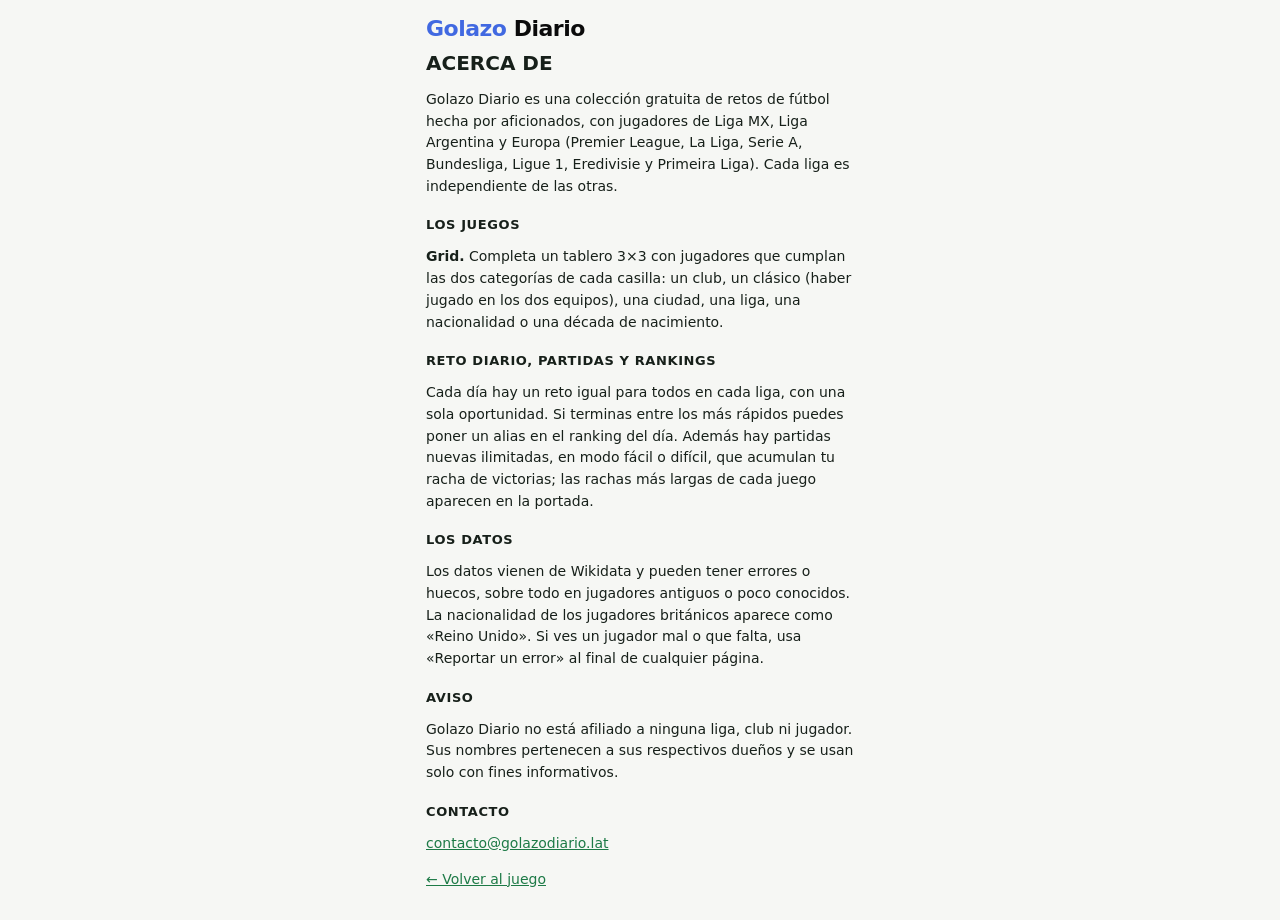
<file: acerca/index.html>
<!DOCTYPE html>
<html lang="es"><head><meta charset="utf-8"><meta name="viewport" content="width=device-width, initial-scale=1, viewport-fit=cover">
<title>Acerca de | Golazo Diario</title><meta name="description" content="Qué es Golazo Diario: retos diarios de fútbol (Grid) con jugadores de Liga MX, Liga Argentina y Europa."><link rel="canonical" href="https://golazodiario.lat/acerca/">
<link rel="icon" type="image/svg+xml" href="../logo.svg"><link rel="apple-touch-icon" href="../apple-touch-icon.png"><meta property="og:image" content="https://golazodiario.lat/og-image.png"><link rel="stylesheet" href="../style.css"><script>try{var t=JSON.parse(localStorage.getItem("fj:theme"));if(t)document.documentElement.dataset.theme=t}catch(e){}</script></head>
<body><main><header class="top"><a class="logo" href="../"><span class="lg1">Golazo</span><span class="lg2"> Diario</span></a></header>
<article class="legal"><h1>ACERCA DE</h1>
<p>Golazo Diario es una colección gratuita de retos de fútbol hecha por aficionados, con jugadores de Liga MX, Liga Argentina y Europa (Premier League, La Liga, Serie A, Bundesliga, Ligue 1, Eredivisie y Primeira Liga). Cada liga es independiente de las otras.</p>
<h2>LOS JUEGOS</h2>
<p><b>Grid.</b> Completa un tablero 3×3 con jugadores que cumplan las dos categorías de cada casilla: un club, un clásico (haber jugado en los dos equipos), una ciudad, una liga, una nacionalidad o una década de nacimiento.</p>
<h2>RETO DIARIO, PARTIDAS Y RANKINGS</h2>
<p>Cada día hay un reto igual para todos en cada liga, con una sola oportunidad. Si terminas entre los más rápidos puedes poner un alias en el ranking del día. Además hay partidas nuevas ilimitadas, en modo fácil o difícil, que acumulan tu racha de victorias; las rachas más largas de cada juego aparecen en la portada.</p>
<h2>LOS DATOS</h2>
<p>Los datos vienen de Wikidata y pueden tener errores o huecos, sobre todo en jugadores antiguos o poco conocidos. La nacionalidad de los jugadores británicos aparece como «Reino Unido». Si ves un jugador mal o que falta, usa «Reportar un error» al final de cualquier página.</p>
<h2>AVISO</h2>
<p>Golazo Diario no está afiliado a ninguna liga, club ni jugador. Sus nombres pertenecen a sus respectivos dueños y se usan solo con fines informativos.</p>
<h2>CONTACTO</h2>
<p><a href="mailto:contacto@golazodiario.lat">contacto@golazodiario.lat</a></p><p><a href="../">← Volver al juego</a></p></article></main></body></html>
</file>
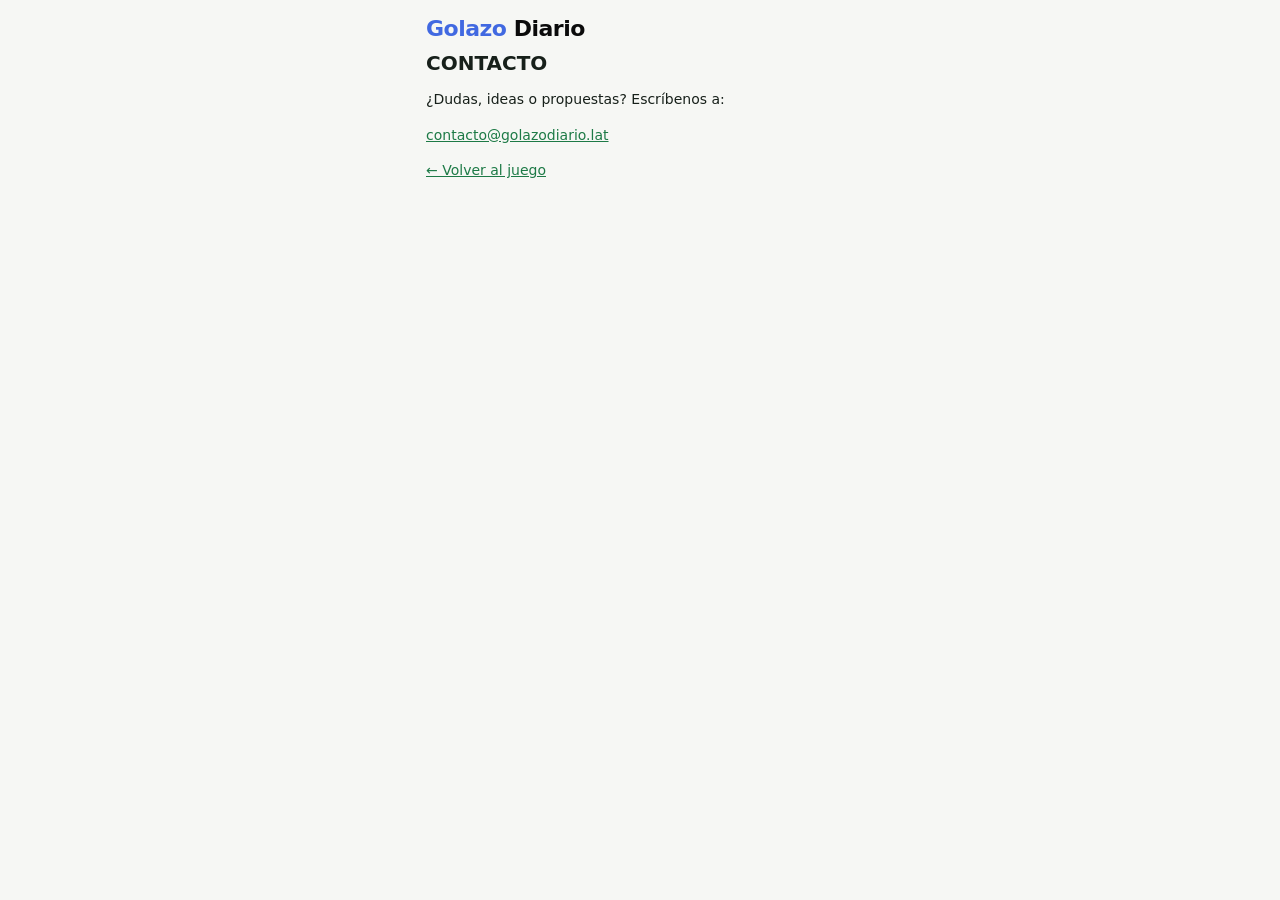
<file: contacto/index.html>
<!DOCTYPE html>
<html lang="es"><head><meta charset="utf-8"><meta name="viewport" content="width=device-width, initial-scale=1, viewport-fit=cover">
<title>Contacto | Golazo Diario</title><meta name="description" content="Escríbenos a Golazo Diario para dudas, ideas o propuestas."><link rel="canonical" href="https://golazodiario.lat/contacto/">
<link rel="icon" type="image/svg+xml" href="../logo.svg"><link rel="apple-touch-icon" href="../apple-touch-icon.png"><meta property="og:image" content="https://golazodiario.lat/og-image.png"><link rel="stylesheet" href="../style.css"><script>try{var t=JSON.parse(localStorage.getItem("fj:theme"));if(t)document.documentElement.dataset.theme=t}catch(e){}</script></head>
<body><main><header class="top"><a class="logo" href="../"><span class="lg1">Golazo</span><span class="lg2"> Diario</span></a></header>
<article class="legal"><h1>CONTACTO</h1><p>¿Dudas, ideas o propuestas? Escríbenos a:</p><p><a href="mailto:contacto@golazodiario.lat">contacto@golazodiario.lat</a></p><p><a href="../">← Volver al juego</a></p></article></main></body></html>
</file>
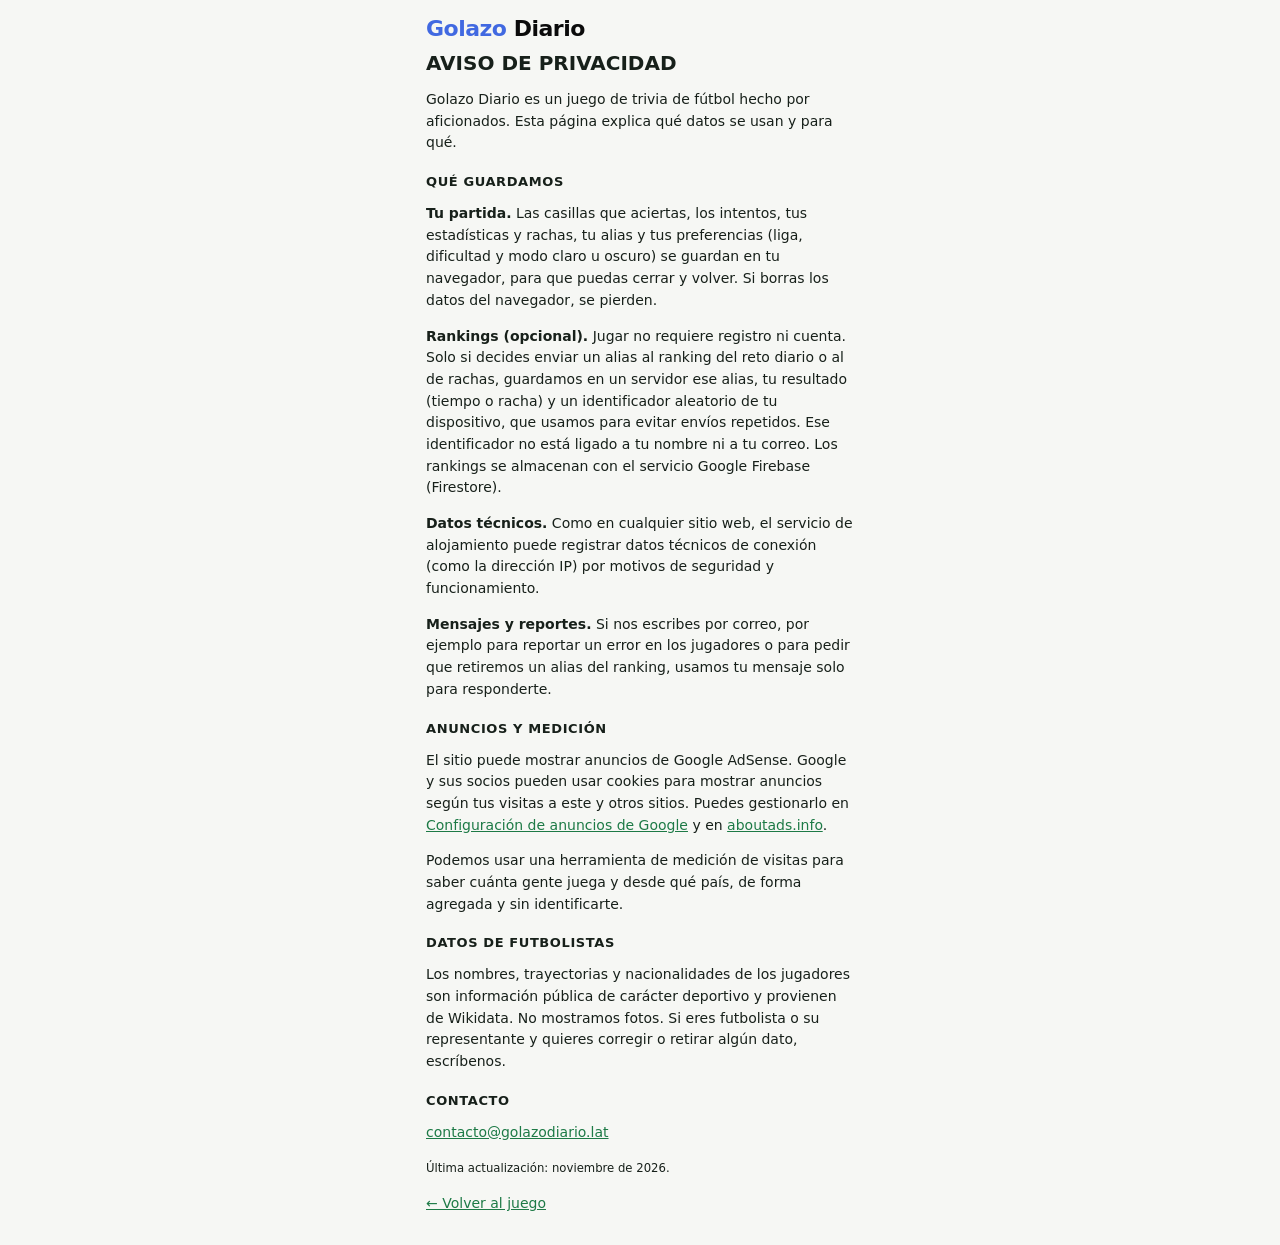
<file: privacidad/index.html>
<!DOCTYPE html>
<html lang="es"><head><meta charset="utf-8"><meta name="viewport" content="width=device-width, initial-scale=1, viewport-fit=cover">
<title>Aviso de privacidad | Golazo Diario</title><meta name="description" content="Qué datos usa Golazo Diario y para qué: partidas y rachas guardadas en tu navegador, rankings con alias opcional, anuncios y medición de visitas."><link rel="canonical" href="https://golazodiario.lat/privacidad/">
<link rel="icon" type="image/svg+xml" href="../logo.svg"><link rel="apple-touch-icon" href="../apple-touch-icon.png"><meta property="og:image" content="https://golazodiario.lat/og-image.png"><link rel="stylesheet" href="../style.css"><script>try{var t=JSON.parse(localStorage.getItem("fj:theme"));if(t)document.documentElement.dataset.theme=t}catch(e){}</script></head>
<body><main><header class="top"><a class="logo" href="../"><span class="lg1">Golazo</span><span class="lg2"> Diario</span></a></header>
<article class="legal"><h1>AVISO DE PRIVACIDAD</h1>
<p>Golazo Diario es un juego de trivia de fútbol hecho por aficionados. Esta página explica qué datos se usan y para qué.</p>
<h2>QUÉ GUARDAMOS</h2>
<p><b>Tu partida.</b> Las casillas que aciertas, los intentos, tus estadísticas y rachas, tu alias y tus preferencias (liga, dificultad y modo claro u oscuro) se guardan en tu navegador, para que puedas cerrar y volver. Si borras los datos del navegador, se pierden.</p>
<p><b>Rankings (opcional).</b> Jugar no requiere registro ni cuenta. Solo si decides enviar un alias al ranking del reto diario o al de rachas, guardamos en un servidor ese alias, tu resultado (tiempo o racha) y un identificador aleatorio de tu dispositivo, que usamos para evitar envíos repetidos. Ese identificador no está ligado a tu nombre ni a tu correo. Los rankings se almacenan con el servicio Google Firebase (Firestore).</p>
<p><b>Datos técnicos.</b> Como en cualquier sitio web, el servicio de alojamiento puede registrar datos técnicos de conexión (como la dirección IP) por motivos de seguridad y funcionamiento.</p>
<p><b>Mensajes y reportes.</b> Si nos escribes por correo, por ejemplo para reportar un error en los jugadores o para pedir que retiremos un alias del ranking, usamos tu mensaje solo para responderte.</p>
<h2>ANUNCIOS Y MEDICIÓN</h2>
<p>El sitio puede mostrar anuncios de Google AdSense. Google y sus socios pueden usar cookies para mostrar anuncios según tus visitas a este y otros sitios. Puedes gestionarlo en <a href="https://adssettings.google.com/" target="_blank" rel="noopener">Configuración de anuncios de Google</a> y en <a href="https://www.aboutads.info/" target="_blank" rel="noopener">aboutads.info</a>.</p>
<p>Podemos usar una herramienta de medición de visitas para saber cuánta gente juega y desde qué país, de forma agregada y sin identificarte.</p>
<h2>DATOS DE FUTBOLISTAS</h2>
<p>Los nombres, trayectorias y nacionalidades de los jugadores son información pública de carácter deportivo y provienen de Wikidata. No mostramos fotos. Si eres futbolista o su representante y quieres corregir o retirar algún dato, escríbenos.</p>
<h2>CONTACTO</h2>
<p><a href="mailto:contacto@golazodiario.lat">contacto@golazodiario.lat</a></p>
<p><small>Última actualización: noviembre de 2026.</small></p><p><a href="../">← Volver al juego</a></p></article></main></body></html>
</file>
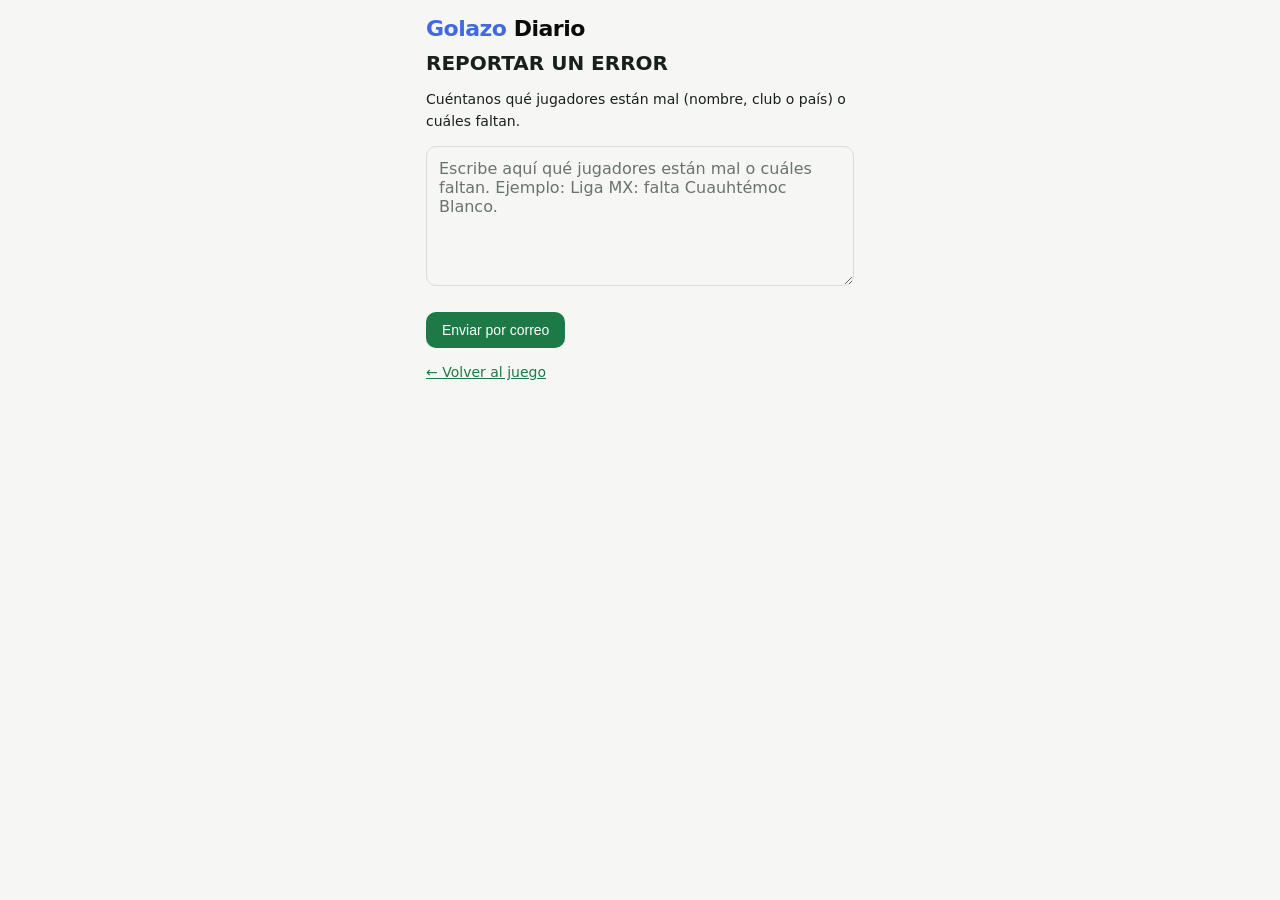
<file: reportar/index.html>
<!DOCTYPE html>
<html lang="es"><head><meta charset="utf-8"><meta name="viewport" content="width=device-width, initial-scale=1, viewport-fit=cover">
<title>Reportar un error | Golazo Diario</title><meta name="description" content="Reporta jugadores que están mal o que faltan en Golazo Diario."><link rel="canonical" href="https://golazodiario.lat/reportar/">
<link rel="icon" type="image/svg+xml" href="../logo.svg"><link rel="apple-touch-icon" href="../apple-touch-icon.png"><meta property="og:image" content="https://golazodiario.lat/og-image.png"><link rel="stylesheet" href="../style.css"><script>try{var t=JSON.parse(localStorage.getItem("fj:theme"));if(t)document.documentElement.dataset.theme=t}catch(e){}</script></head>
<body><main><header class="top"><a class="logo" href="../"><span class="lg1">Golazo</span><span class="lg2"> Diario</span></a></header>
<article class="legal"><h1>REPORTAR UN ERROR</h1><p>Cuéntanos qué jugadores están mal (nombre, club o país) o cuáles faltan.</p>
<textarea id="t" rows="6" placeholder="Escribe aquí qué jugadores están mal o cuáles faltan. Ejemplo: Liga MX: falta Cuauhtémoc Blanco."></textarea>
<p><button class="btn" onclick="var v=document.getElementById('t').value.trim();if(!v){alert('Escribe primero qué está mal o qué falta.');return}location.href='mailto:contacto@golazodiario.lat?subject='+encodeURIComponent('Reporte de datos')+'&body='+encodeURIComponent(v)">Enviar por correo</button></p><p><a href="../">← Volver al juego</a></p></article></main></body></html>
</file>
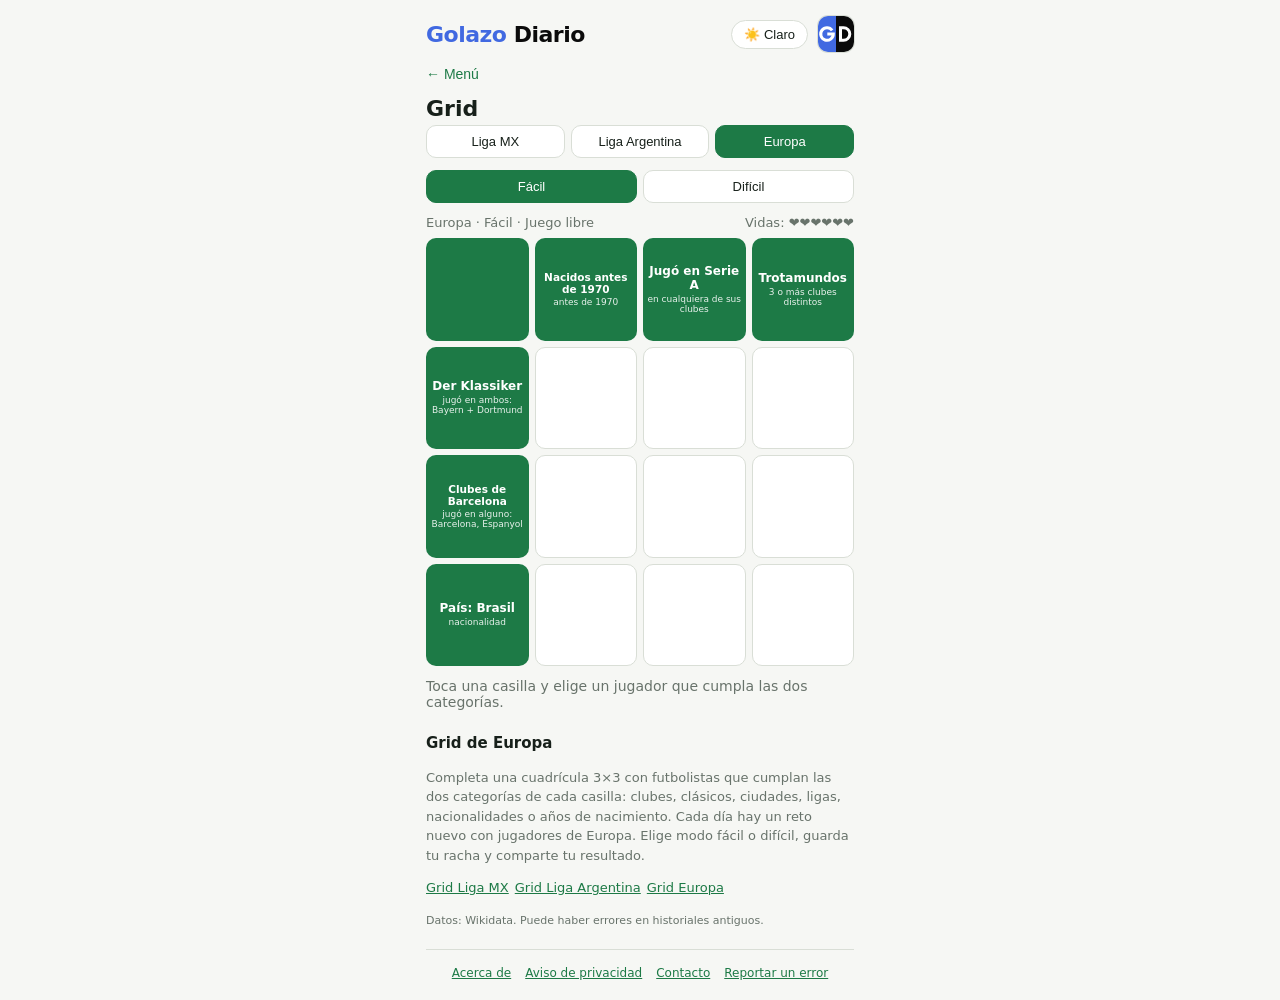
<file: grid/europa/index.html>
<!DOCTYPE html>
<html lang="es"><head><meta charset="utf-8"><meta name="viewport" content="width=device-width, initial-scale=1, viewport-fit=cover">
<title>Grid de Europa – juego de fútbol diario | Golazo Diario</title><meta name="description" content="Completa una cuadrícula 3×3 con futbolistas que cumplan las dos categorías de cada casilla: clubes, clásicos, ciudades, ligas, nacionalidades o años de nacimiento. Reto nuevo cada día de Europa y partidas libres en modo fácil o difícil. Gratis y sin registro."><link rel="canonical" href="https://golazodiario.lat/grid/europa/">
<meta property="og:title" content="Grid de Europa – juego de fútbol diario | Golazo Diario"><meta property="og:description" content="Completa una cuadrícula 3×3 con futbolistas que cumplan las dos categorías de cada casilla: clubes, clásicos, ciudades, ligas, nacionalidades o años de nacimiento. Reto nuevo cada día de Europa y partidas libres en modo fácil o difícil. Gratis y sin registro."><meta property="og:type" content="website"><meta property="og:url" content="https://golazodiario.lat/grid/europa/">
<meta property="og:image" content="https://golazodiario.lat/og-image.png"><meta name="twitter:card" content="summary_large_image"><link rel="icon" type="image/svg+xml" href="../../logo.svg"><link rel="apple-touch-icon" href="../../apple-touch-icon.png">
<link rel="stylesheet" href="../../style.css"></head>
<body data-site="1" data-root="../../" data-game="grid" data-league="europa">
<main>
<section id="home"><h1>Retos diarios de fútbol</h1><p class="sub">El Grid de fútbol con jugadores de Liga MX, Liga Argentina y Europa. Elige tu liga y juega el reto del día.</p><div id="cards"></div></section>
<section id="play" hidden>
<button class="back" id="back">← Menú</button>
<h1 id="ttl"></h1>
<div class="tabs" id="tabs"></div>
<div class="diff" id="diff"></div>
<div class="info"><span id="date"></span><span id="lives"></span></div>
<div id="extra"></div><div id="board"></div>
<div class="box" id="box" hidden><input id="q" placeholder="Escribe un jugador…" autocomplete="off"><div class="sug" id="sug"></div></div>
<div class="msg" id="msg"></div><div id="end"></div>
</section>
<section class="seo"><h2>Grid de Europa</h2><p>Completa una cuadrícula 3×3 con futbolistas que cumplan las dos categorías de cada casilla: clubes, clásicos, ciudades, ligas, nacionalidades o años de nacimiento. Cada día hay un reto nuevo con jugadores de Europa. Elige modo fácil o difícil, guarda tu racha y comparte tu resultado.</p><div class="links"><a href="../../grid/liga-mx/">Grid Liga MX</a><a href="../../grid/liga-argentina/">Grid Liga Argentina</a><a href="../../grid/europa/">Grid Europa</a></div></section>
<div class="note">Datos: Wikidata. Puede haber errores en historiales antiguos.</div>
</main>
<script src="../../data.js"></script><script src="../../cats.js"></script><script src="../../fb-config.js"></script><script src="../../game.js"></script>
</body></html>
</file>
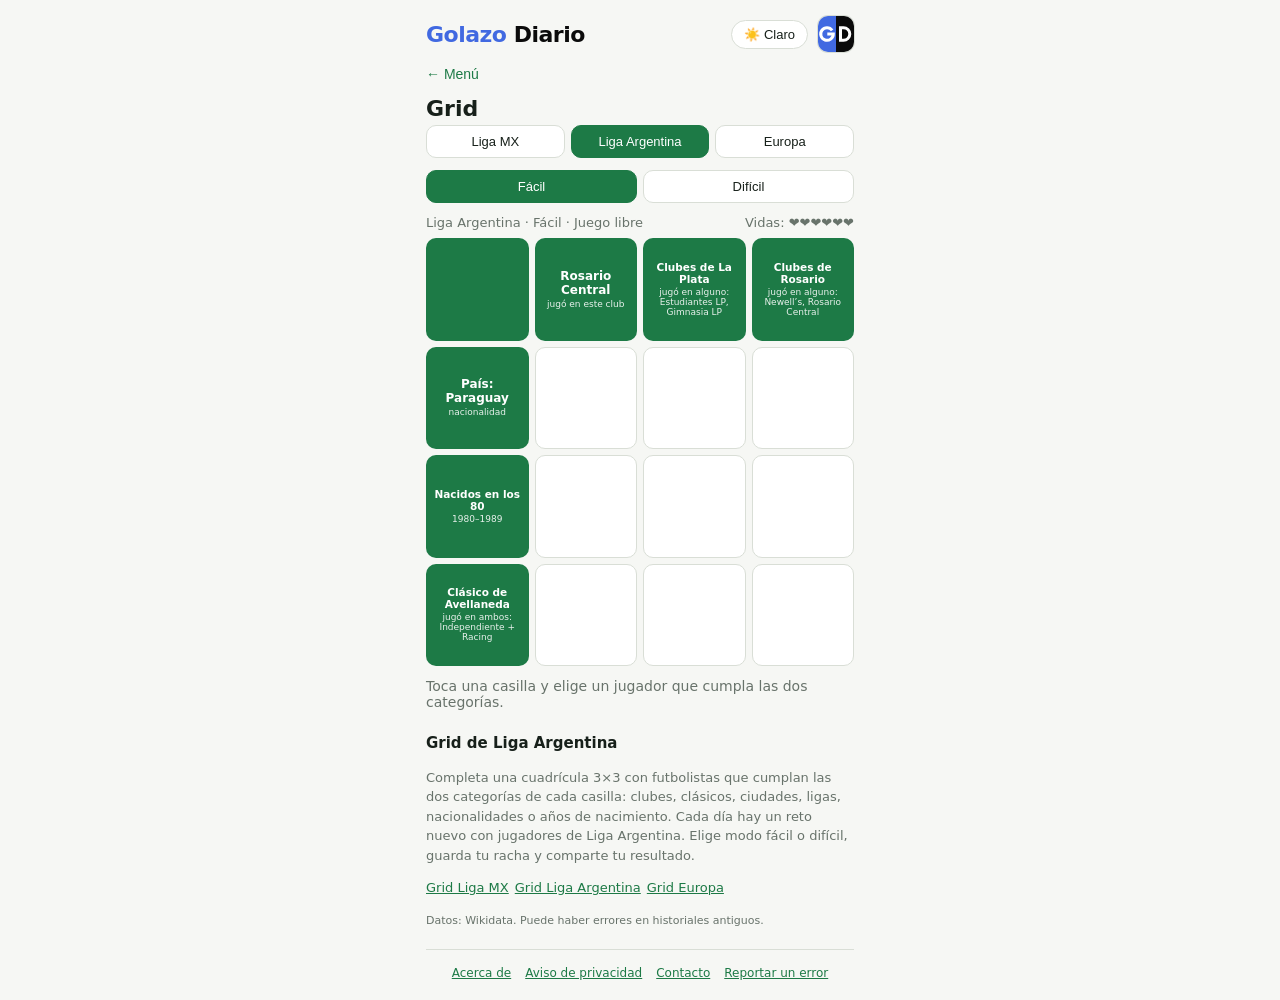
<file: grid/liga-argentina/index.html>
<!DOCTYPE html>
<html lang="es"><head><meta charset="utf-8"><meta name="viewport" content="width=device-width, initial-scale=1, viewport-fit=cover">
<title>Grid de Liga Argentina – juego de fútbol diario | Golazo Diario</title><meta name="description" content="Completa una cuadrícula 3×3 con futbolistas que cumplan las dos categorías de cada casilla: clubes, clásicos, ciudades, ligas, nacionalidades o años de nacimiento. Reto nuevo cada día de Liga Argentina y partidas libres en modo fácil o difícil. Gratis y sin registro."><link rel="canonical" href="https://golazodiario.lat/grid/liga-argentina/">
<meta property="og:title" content="Grid de Liga Argentina – juego de fútbol diario | Golazo Diario"><meta property="og:description" content="Completa una cuadrícula 3×3 con futbolistas que cumplan las dos categorías de cada casilla: clubes, clásicos, ciudades, ligas, nacionalidades o años de nacimiento. Reto nuevo cada día de Liga Argentina y partidas libres en modo fácil o difícil. Gratis y sin registro."><meta property="og:type" content="website"><meta property="og:url" content="https://golazodiario.lat/grid/liga-argentina/">
<meta property="og:image" content="https://golazodiario.lat/og-image.png"><meta name="twitter:card" content="summary_large_image"><link rel="icon" type="image/svg+xml" href="../../logo.svg"><link rel="apple-touch-icon" href="../../apple-touch-icon.png">
<link rel="stylesheet" href="../../style.css"></head>
<body data-site="1" data-root="../../" data-game="grid" data-league="argentina">
<main>
<section id="home"><h1>Retos diarios de fútbol</h1><p class="sub">El Grid de fútbol con jugadores de Liga MX, Liga Argentina y Europa. Elige tu liga y juega el reto del día.</p><div id="cards"></div></section>
<section id="play" hidden>
<button class="back" id="back">← Menú</button>
<h1 id="ttl"></h1>
<div class="tabs" id="tabs"></div>
<div class="diff" id="diff"></div>
<div class="info"><span id="date"></span><span id="lives"></span></div>
<div id="extra"></div><div id="board"></div>
<div class="box" id="box" hidden><input id="q" placeholder="Escribe un jugador…" autocomplete="off"><div class="sug" id="sug"></div></div>
<div class="msg" id="msg"></div><div id="end"></div>
</section>
<section class="seo"><h2>Grid de Liga Argentina</h2><p>Completa una cuadrícula 3×3 con futbolistas que cumplan las dos categorías de cada casilla: clubes, clásicos, ciudades, ligas, nacionalidades o años de nacimiento. Cada día hay un reto nuevo con jugadores de Liga Argentina. Elige modo fácil o difícil, guarda tu racha y comparte tu resultado.</p><div class="links"><a href="../../grid/liga-mx/">Grid Liga MX</a><a href="../../grid/liga-argentina/">Grid Liga Argentina</a><a href="../../grid/europa/">Grid Europa</a></div></section>
<div class="note">Datos: Wikidata. Puede haber errores en historiales antiguos.</div>
</main>
<script src="../../data.js"></script><script src="../../cats.js"></script><script src="../../fb-config.js"></script><script src="../../game.js"></script>
</body></html>
</file>
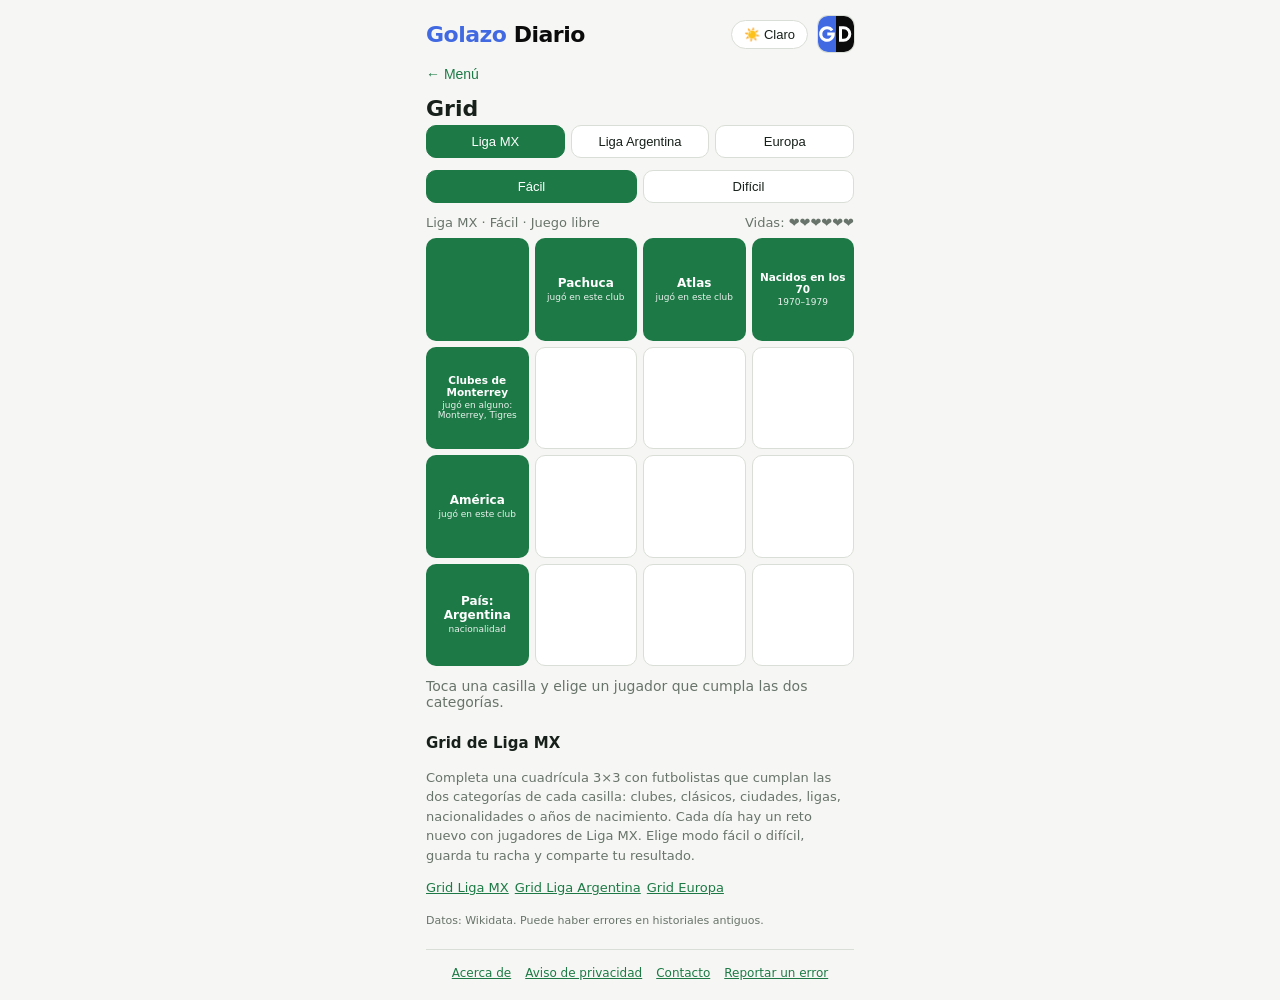
<file: grid/liga-mx/index.html>
<!DOCTYPE html>
<html lang="es"><head><meta charset="utf-8"><meta name="viewport" content="width=device-width, initial-scale=1, viewport-fit=cover">
<title>Grid de Liga MX – juego de fútbol diario | Golazo Diario</title><meta name="description" content="Completa una cuadrícula 3×3 con futbolistas que cumplan las dos categorías de cada casilla: clubes, clásicos, ciudades, ligas, nacionalidades o años de nacimiento. Reto nuevo cada día de Liga MX y partidas libres en modo fácil o difícil. Gratis y sin registro."><link rel="canonical" href="https://golazodiario.lat/grid/liga-mx/">
<meta property="og:title" content="Grid de Liga MX – juego de fútbol diario | Golazo Diario"><meta property="og:description" content="Completa una cuadrícula 3×3 con futbolistas que cumplan las dos categorías de cada casilla: clubes, clásicos, ciudades, ligas, nacionalidades o años de nacimiento. Reto nuevo cada día de Liga MX y partidas libres en modo fácil o difícil. Gratis y sin registro."><meta property="og:type" content="website"><meta property="og:url" content="https://golazodiario.lat/grid/liga-mx/">
<meta property="og:image" content="https://golazodiario.lat/og-image.png"><meta name="twitter:card" content="summary_large_image"><link rel="icon" type="image/svg+xml" href="../../logo.svg"><link rel="apple-touch-icon" href="../../apple-touch-icon.png">
<link rel="stylesheet" href="../../style.css"></head>
<body data-site="1" data-root="../../" data-game="grid" data-league="ligamx">
<main>
<section id="home"><h1>Retos diarios de fútbol</h1><p class="sub">El Grid de fútbol con jugadores de Liga MX, Liga Argentina y Europa. Elige tu liga y juega el reto del día.</p><div id="cards"></div></section>
<section id="play" hidden>
<button class="back" id="back">← Menú</button>
<h1 id="ttl"></h1>
<div class="tabs" id="tabs"></div>
<div class="diff" id="diff"></div>
<div class="info"><span id="date"></span><span id="lives"></span></div>
<div id="extra"></div><div id="board"></div>
<div class="box" id="box" hidden><input id="q" placeholder="Escribe un jugador…" autocomplete="off"><div class="sug" id="sug"></div></div>
<div class="msg" id="msg"></div><div id="end"></div>
</section>
<section class="seo"><h2>Grid de Liga MX</h2><p>Completa una cuadrícula 3×3 con futbolistas que cumplan las dos categorías de cada casilla: clubes, clásicos, ciudades, ligas, nacionalidades o años de nacimiento. Cada día hay un reto nuevo con jugadores de Liga MX. Elige modo fácil o difícil, guarda tu racha y comparte tu resultado.</p><div class="links"><a href="../../grid/liga-mx/">Grid Liga MX</a><a href="../../grid/liga-argentina/">Grid Liga Argentina</a><a href="../../grid/europa/">Grid Europa</a></div></section>
<div class="note">Datos: Wikidata. Puede haber errores en historiales antiguos.</div>
</main>
<script src="../../data.js"></script><script src="../../cats.js"></script><script src="../../fb-config.js"></script><script src="../../game.js"></script>
</body></html>
</file>
<file: style.css>
:root{box-sizing:border-box;padding-top:env(safe-area-inset-top,0px);padding-bottom:env(safe-area-inset-bottom,0px);--bg:#f6f7f4;--card:#fff;--tx:#17201a;--mu:#68736b;--ac:#1d7a46;--bd:#d9ded6;--ok:#cfeedb;--bad:#f8d7d3;--yl:#f3e3a3}
@media (prefers-color-scheme:dark){:root:not([data-theme="light"]){color-scheme:dark;--bg:#111612;--card:#1b231d;--tx:#eef2ee;--mu:#97a39a;--ac:#4cc380;--bd:#2f3a32;--ok:#1f4a31;--bad:#58231f;--yl:#5a4d17}}
:root[data-theme="dark"]{color-scheme:dark;--bg:#111612;--card:#1b231d;--tx:#eef2ee;--mu:#97a39a;--ac:#4cc380;--bd:#2f3a32;--ok:#1f4a31;--bad:#58231f;--yl:#5a4d17}
html{scroll-padding-top:env(safe-area-inset-top,0px)}
*{box-sizing:border-box}
body{margin:0;background:var(--bg);color:var(--tx);font-family:system-ui,-apple-system,"Segoe UI",sans-serif;display:flex;justify-content:center}
main{width:100%;max-width:460px;padding:16px}
h1{font-size:22px;margin:4px 0 4px}
.sub{color:var(--mu);font-size:14px;margin:0 0 16px}
.card{display:block;width:100%;text-align:left;padding:16px;margin-bottom:10px;border:1px solid var(--bd);background:var(--card);color:var(--tx);border-radius:14px;font-size:14px}
.card b{display:block;font-size:17px;margin-bottom:4px}
.card span{color:var(--mu)}
.back{background:none;border:0;color:var(--ac);font-size:14px;padding:4px 0;margin-bottom:6px}
.tabs{display:flex;gap:6px;margin-bottom:12px}
.tab{flex:1;padding:8px 4px;border:1px solid var(--bd);background:var(--card);color:var(--tx);border-radius:10px;font-size:13px}
.tab.on{background:var(--ac);color:#fff;border-color:var(--ac)}
.info{display:flex;justify-content:space-between;color:var(--mu);font-size:13px;margin-bottom:8px}
.grid{display:grid;gap:6px}.g4{grid-template-columns:repeat(4,1fr)}.g3{grid-template-columns:repeat(3,1fr)}
.h,.c{display:flex;flex-direction:column;align-items:center;justify-content:center;text-align:center;border-radius:10px;font-size:12px;aspect-ratio:1;padding:4px;gap:3px}
.h{background:var(--ac);color:#fff;font-weight:600}
.c{background:var(--card);border:1px solid var(--bd);color:var(--tx)}
.c.sel{outline:2px solid var(--ac)}.c.ok{background:var(--ok);font-weight:600}
.c small{color:var(--mu);font-weight:400;font-size:10px}
.cur{padding:12px;margin-bottom:10px;border-radius:12px;background:var(--card);border:1px solid var(--bd);text-align:center;font-size:17px}
.cur button{margin-top:8px}
.box{margin-top:14px}
input{width:100%;padding:12px;border-radius:10px;border:1px solid var(--bd);background:var(--card);color:var(--tx);font-size:16px}
.sug{display:flex;flex-direction:column;margin-top:6px;border:1px solid var(--bd);border-radius:10px;overflow:hidden}
.sug button{padding:11px;text-align:left;background:var(--card);color:var(--tx);border:0;border-bottom:1px solid var(--bd);font-size:15px}
.msg{margin-top:12px;min-height:20px;font-size:14px;color:var(--mu)}
.end{margin-top:12px;padding:14px;border-radius:12px;background:var(--card);border:1px solid var(--bd);text-align:center}
.btn{margin-top:8px;padding:10px 16px;border:0;border-radius:10px;background:var(--ac);color:#fff;font-size:14px}
.g{background:var(--ok)}.y{background:var(--yl)}.n{background:var(--card)}
.row{margin-bottom:8px;padding:8px;border:1px solid var(--bd);border-radius:10px;background:var(--card)}
.row b{font-size:14px}.chips{display:grid;grid-template-columns:repeat(4,1fr);gap:4px;margin-top:6px}
.chip{border:1px solid var(--bd);border-radius:8px;padding:5px 2px;text-align:center;font-size:12px}
.chip small{display:block;color:var(--mu);font-size:9px}
.note{margin-top:16px;font-size:11px;color:var(--mu)}
[hidden]{display:none!important}

.seo{margin-top:22px;font-size:13px;color:var(--mu);line-height:1.5}.seo h2{font-size:15px;color:var(--tx);margin:0 0 6px}
.links{display:flex;flex-wrap:wrap;gap:6px;margin-top:10px}.links a{color:var(--ac);font-size:13px}
.foot{display:flex;flex-wrap:wrap;gap:4px 14px;justify-content:center;margin-top:22px;padding-top:12px;border-top:1px solid var(--bd)}
.fl{background:none;border:0;color:var(--ac);font-size:12px;padding:4px 0;text-decoration:underline}
.ov{position:fixed;inset:0;background:rgba(0,0,0,.55);display:flex;align-items:flex-end;justify-content:center;z-index:50;padding:12px;padding-bottom:calc(12px + env(safe-area-inset-bottom,0px))}
.pn{width:100%;max-width:460px;max-height:80vh;overflow:auto;background:var(--card);color:var(--tx);border-radius:16px;padding:18px;font-size:14px;line-height:1.5}
.pn b:first-child{display:block;font-size:17px;margin-bottom:8px}.pn a{color:var(--ac)}
textarea{width:100%;padding:12px;border-radius:10px;border:1px solid var(--bd);background:var(--bg);color:var(--tx);font:inherit;font-size:16px;resize:vertical}
textarea::placeholder{color:var(--mu)}
.top{display:flex;align-items:center;justify-content:space-between;margin-bottom:10px}
.logo{font-size:22px;font-weight:800;letter-spacing:-.5px;text-decoration:none}
.lg1{color:#4169E1}.lg2{color:#0b0b0b}
@media (prefers-color-scheme:dark){:root:not([data-theme="light"]) .lg1{color:#6b8cf0}}
:root[data-theme="dark"] .lg1{color:#6b8cf0}
@media (prefers-color-scheme:dark){:root:not([data-theme="light"]) .lg2{color:#f4f4f4}}
:root[data-theme="dark"] .lg2{color:#f4f4f4}
.themebtn{background:var(--card);color:var(--tx);border:1px solid var(--bd);border-radius:999px;padding:6px 12px;font-size:13px}
.legal h1{font-size:20px;margin:6px 0 10px}.legal h2{font-size:13px;letter-spacing:.6px;margin:20px 0 6px}
.legal p{font-size:14px;line-height:1.55}.legal a{color:var(--ac)}a.fl{display:inline-block}
button,.sq,.tab,.card,.btn,.fl,.themebtn,.back,.sug button,.c,.h,a{cursor:pointer}
button:disabled{cursor:not-allowed}
.tab:hover,.btn:hover,.sug button:hover,.themebtn:hover{filter:brightness(.95)}
.sq:hover{filter:brightness(1.1)}
.diff{display:flex;gap:6px;margin-bottom:12px}.diff .tab{flex:1}.cols.one{grid-template-columns:1fr}.cols.one .sq{aspect-ratio:auto;padding:22px}
.h small{font-weight:400;font-size:9px;opacity:.9;line-height:1.1}.h{overflow:hidden;word-break:break-word}
.hr{display:flex;align-items:center;gap:10px}.mk{display:flex}.mk svg{display:block;width:36px;height:36px;border-radius:10px;box-shadow:0 0 0 1px var(--bd)}
.cols{display:grid;grid-template-columns:repeat(3,1fr);gap:8px;margin-top:6px}.col{display:flex;flex-direction:column;gap:6px;min-width:0}
.sq{aspect-ratio:1;width:100%;border:0;border-radius:14px;background:var(--ac);color:#fff;font-weight:700;font-size:15px;padding:6px;display:flex;align-items:center;justify-content:center;text-align:center}
.rd{margin:0;width:100%;padding:8px 2px;font-size:13px}
.hn{font-size:11px;color:var(--mu);text-align:center;margin-top:4px}
.tbl{border:1px solid var(--bd);border-radius:10px;background:var(--card);font-size:11px;overflow:hidden;min-height:34px}
.tbl>div{display:flex;justify-content:space-between;gap:4px;padding:5px 6px;border-bottom:1px solid var(--bd)}.tbl>div:last-child{border-bottom:0}
.tbl span:first-child{overflow:hidden;text-overflow:ellipsis;white-space:nowrap}
.emp{padding:8px;color:var(--mu);text-align:center;font-size:11px}
.hsec{margin:22px 0 6px;font-size:15px;font-weight:700}
.nick{margin-top:12px;display:flex;flex-direction:column;gap:8px}
.btns{display:flex;flex-direction:column;gap:8px;margin-top:10px}.btns .btn{margin:0;width:100%}
</file>
